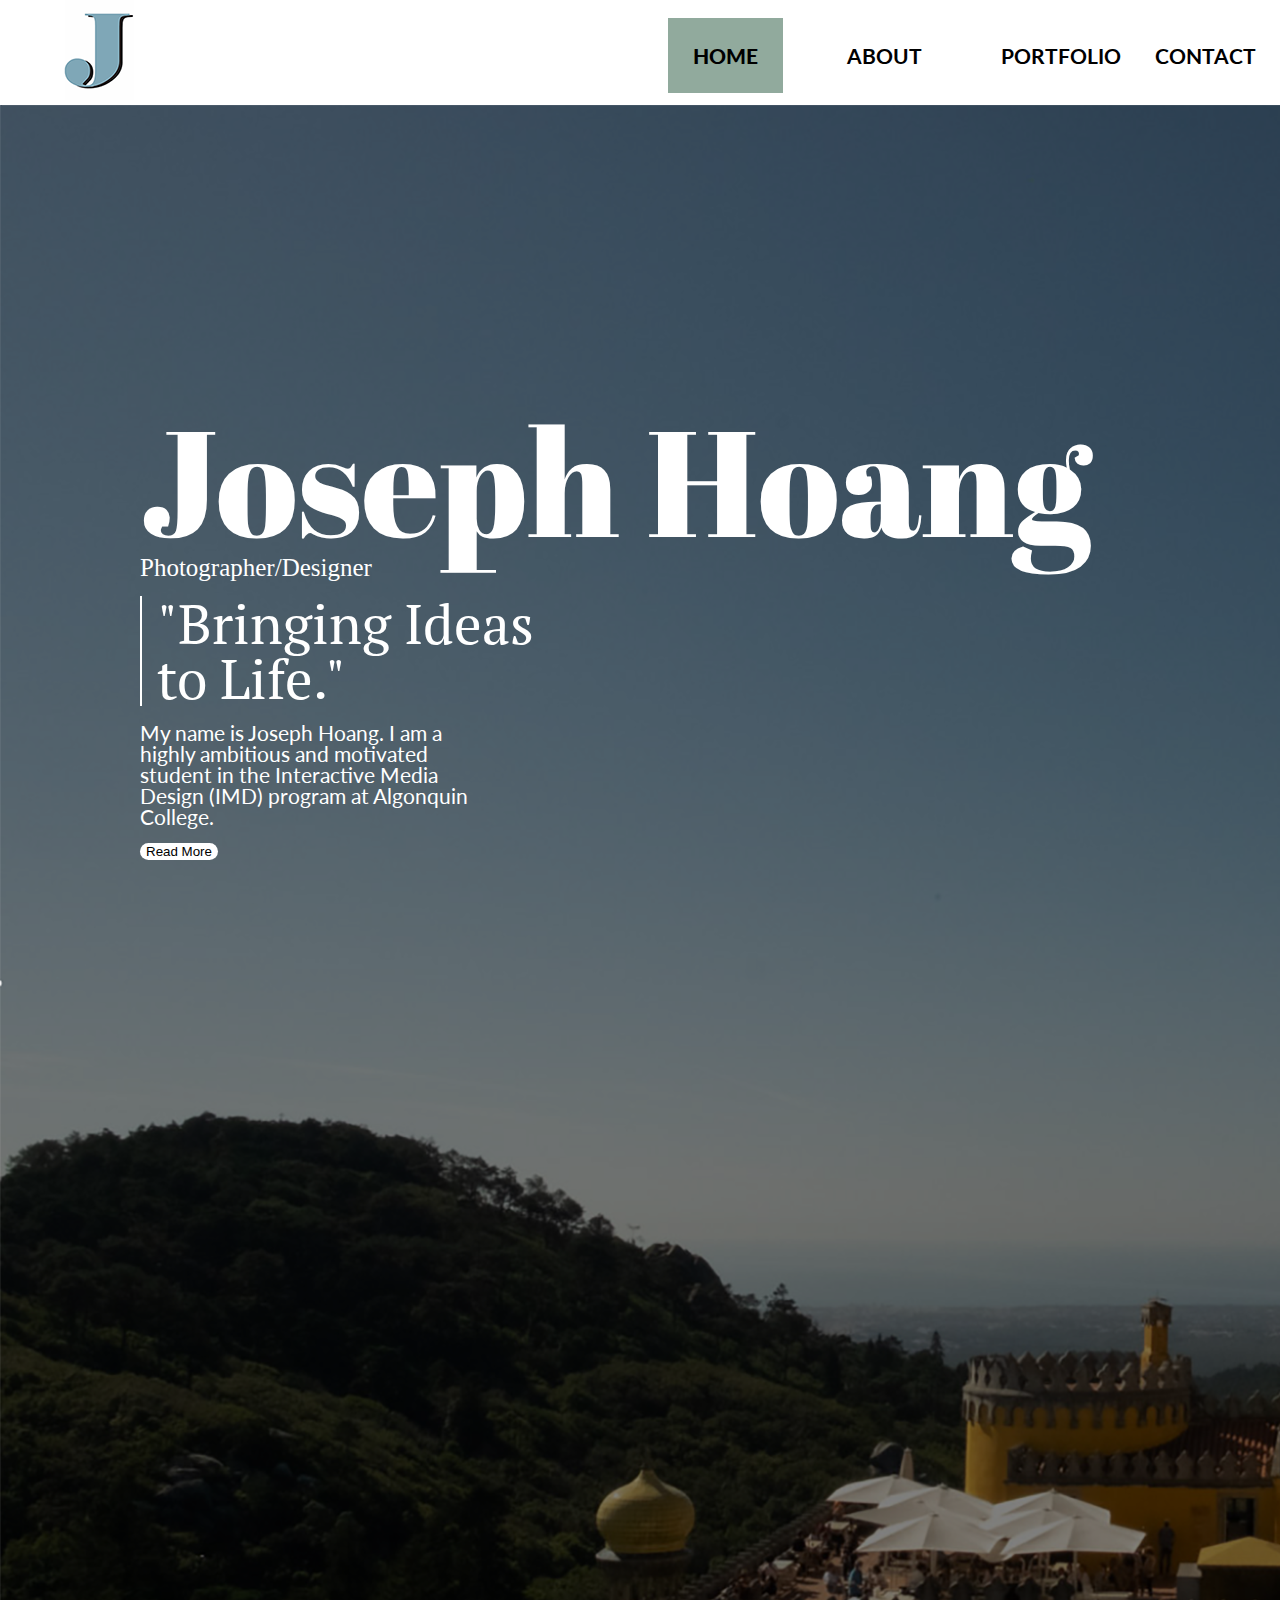
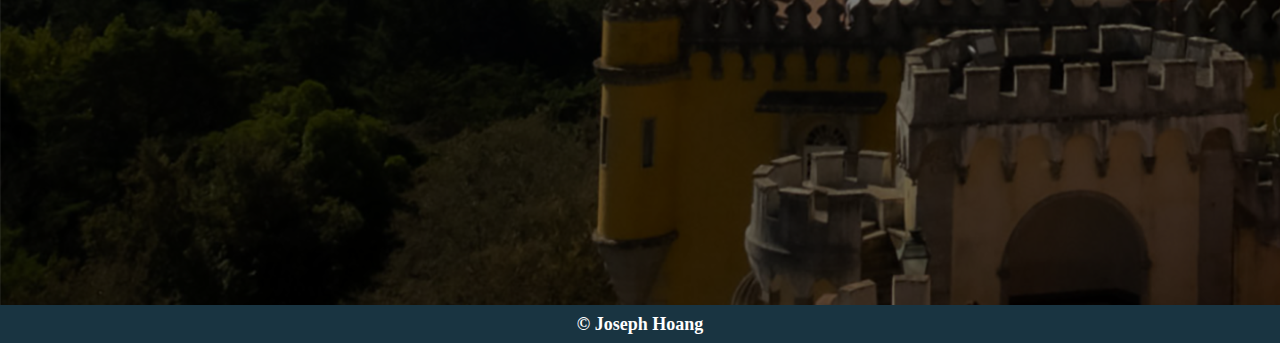
<file: index.html>
<!DOCTYPE html>
<html lang="en">
<head>
    <meta charset="UTF-8">
    <meta http-equiv="X-UA-Compatible" content="IE=edge">
    <meta name="viewport" content="width=device-width, initial-scale=1.0">
    <title>Web Portfolio</title>
    <link href="css/styles.css" rel="stylesheet">
</head>
<body>
    <header>
        <!-- Logo links back to "HOME" -->
        <div class="logo">
            <a href="index.html"></a><img src="images/web-logo-100px.png" alt="Logo">
        </div>
        <div class="container">
            <nav>
                <ul class="nav-list">
                    <li><a href="index.html" class="active">HOME</a></li>
                    <li><a href="about.html">ABOUT</a></li>
                    <li><a href="portfolio.html">PORTFOLIO</a></li>
                    <li><a href="contact.html">CONTACT</a></li>
                </ul>
            </nav>
        </div>
    </header>
    <main class="home-main">
        <!-- Targets the text on home page -->
        <section class="home-text-section">
            <!-- Main Title-->
            <h2 class="main-title">
                Joseph Hoang
            </h2>
            <p class="subtitle">
                Photographer/Designer
            </p>
            <p class="quote">
                "Bringing Ideas to Life."
            </p>
            <p class="home-info">
                My name is Joseph Hoang. I am a highly ambitious and motivated student in the Interactive Media Design (IMD) program at Algonquin College.
            </p>
            <!-- Read More Button -->
            <div class="button">
                <button class="readmore-button"> Read More</button>
            </div>
        </section>
    </main>
    <footer>
        <!-- Copyright -->
        <p class="copyright">
            &copy; Joseph Hoang
        </p>
    </footer>
</body>
</html>
</file>
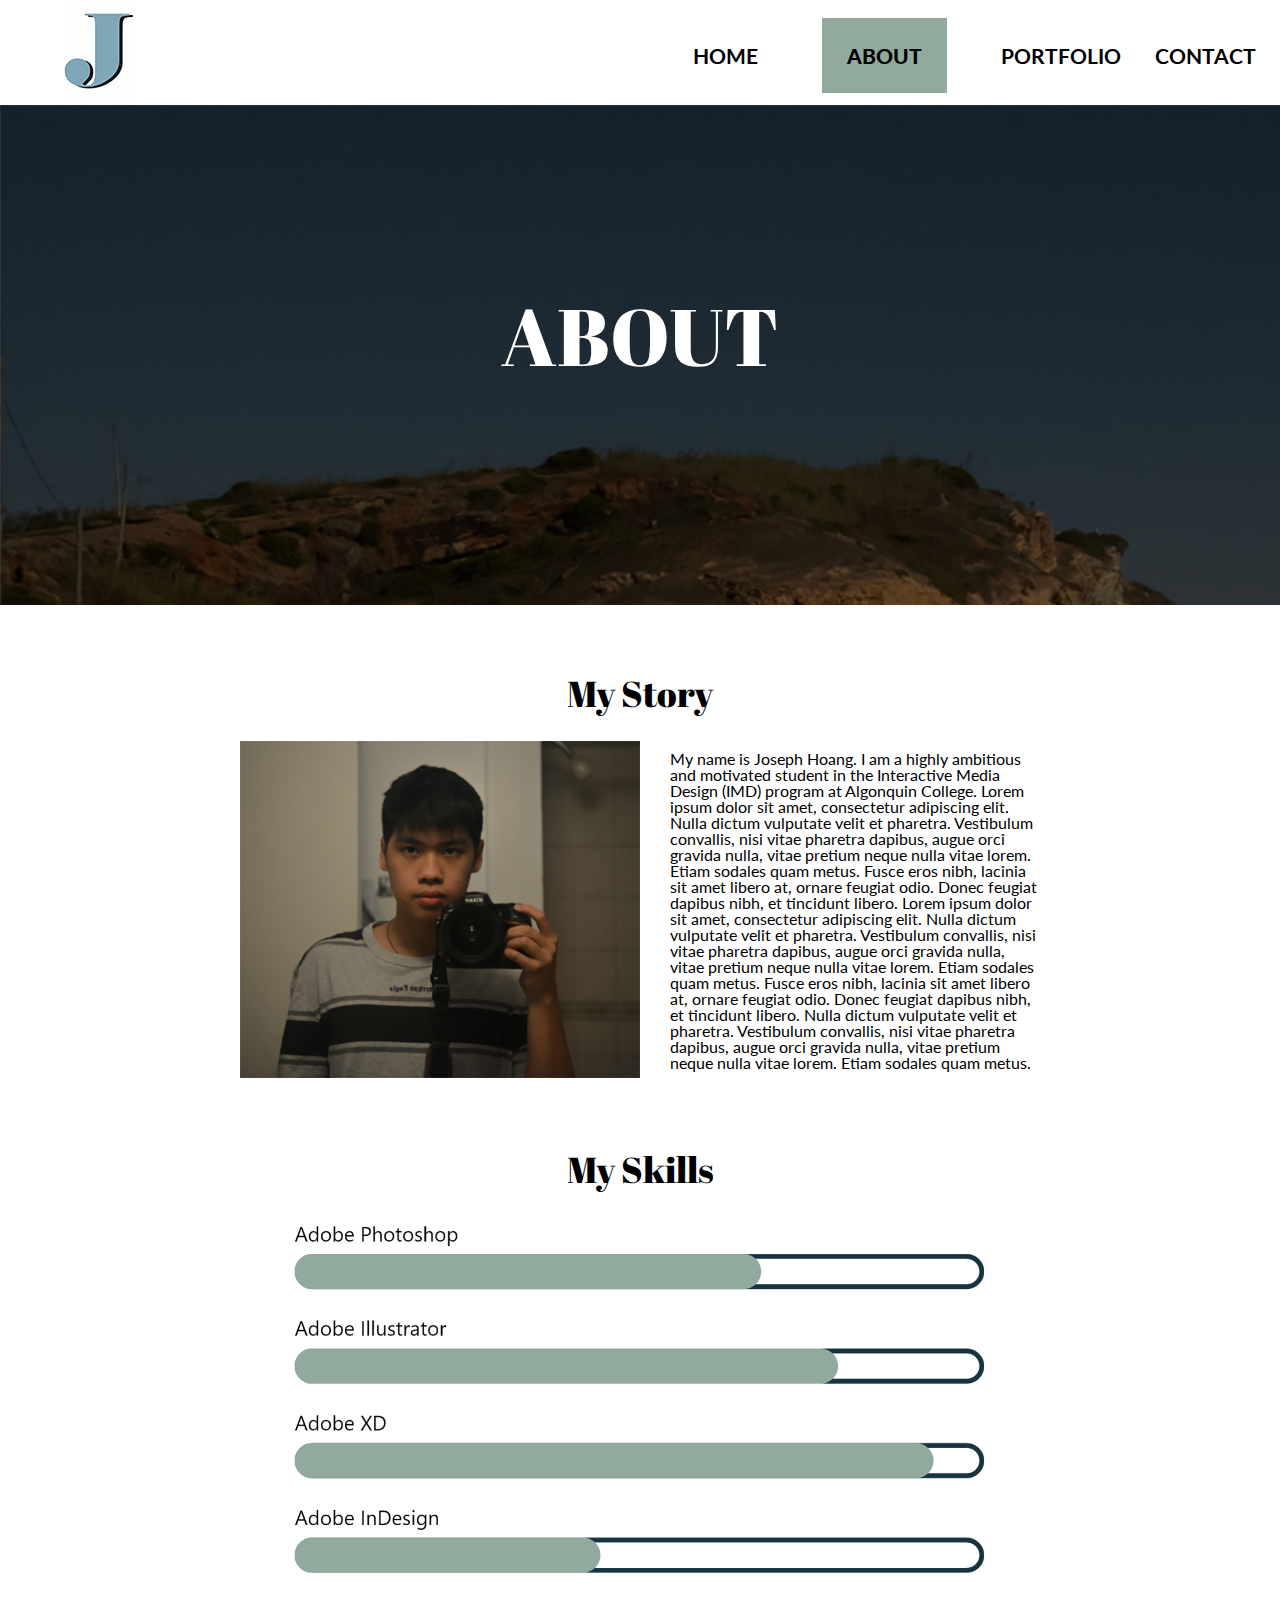
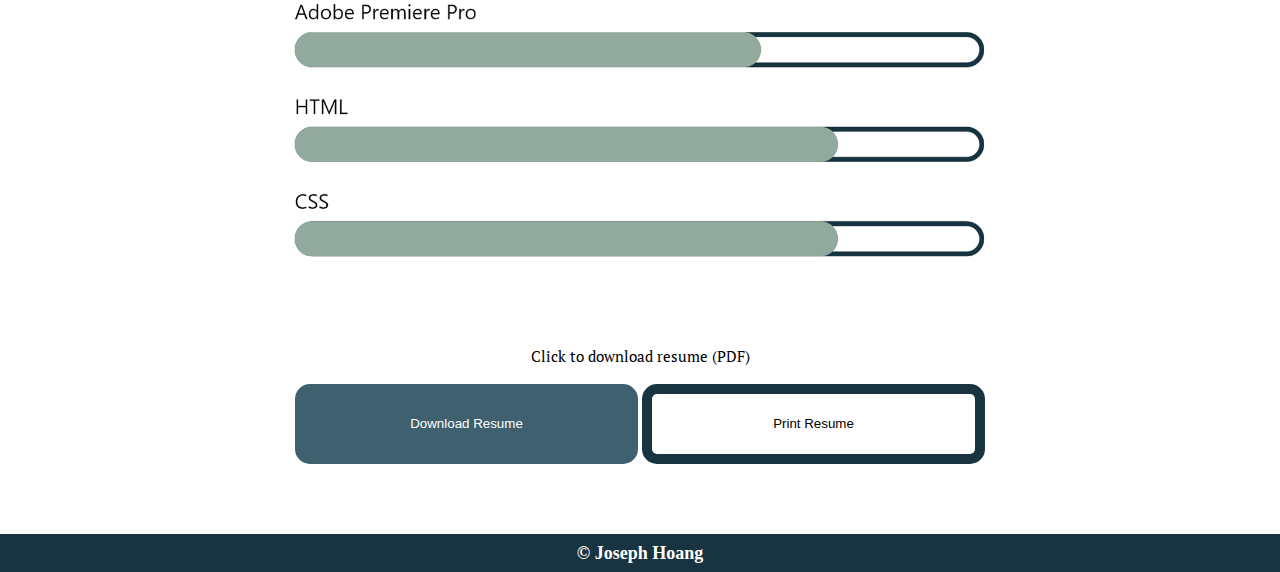
<file: about.html>
<!DOCTYPE html>
<html lang="en" class="about-page">
<head>
    <meta charset="UTF-8">
    <meta http-equiv="X-UA-Compatible" content="IE=edge">
    <meta name="viewport" content="width=device-width, initial-scale=1.0">
    <title>Web Portfolio</title>
    <link href="css/styles.css" rel="stylesheet">
</head>
<body>
    <header>
        <!-- Logo links back to "HOME" -->
        <div class="logo">
            <a href="index.html"></a><img src="images/web-logo-100px.png" alt="Logo">
        </div>
        <div class="container">
            <nav>
                <ul class="nav-list">
                    <li><a href="index.html">HOME</a></li>
                    <li><a href="about.html" class="active">ABOUT</a></li>
                    <li><a href="portfolio.html">PORTFOLIO</a></li>
                    <li><a href="contact.html">CONTACT</a></li>
                </ul>
            </nav>
        </div>
    </header>
    <main>
        <div class="about-banner">
            <h3>ABOUT</h3>
        </div>
        <!-- My story section -->
        <div class="my-story-section">
            <h4>
                My Story
            </h4>
            <!-- Images in 2 sizes for Mobile & Tablet (Mobile same as Desktop)  -->
            <div class="story">
                <picture>
                    <source media="(min-width:900px)" srcset="images/story-image-600px.png">
                    <source media="(min-width:600px)" srcset="images/story-image-900px.png">
                    <img src="images/story-image-600px.png" alt="placeholder" class="story-image">
                </picture>
                <p class="story-paragraph">
                    My name is Joseph Hoang. I am a highly ambitious and motivated student in the Interactive Media Design (IMD) program at Algonquin College.
                    Lorem ipsum dolor sit amet, consectetur adipiscing elit. Nulla dictum vulputate velit et pharetra. Vestibulum convallis, nisi vitae pharetra dapibus, augue orci gravida nulla, vitae pretium neque nulla vitae lorem. Etiam sodales quam metus. Fusce eros nibh, lacinia sit amet libero at, ornare feugiat odio. Donec feugiat dapibus nibh, et tincidunt libero.
                    Lorem ipsum dolor sit amet, consectetur adipiscing elit. Nulla dictum vulputate velit et pharetra. Vestibulum convallis, nisi vitae pharetra dapibus, augue orci gravida nulla, vitae pretium neque nulla vitae lorem. Etiam sodales quam metus. Fusce eros nibh, lacinia sit amet libero at, ornare feugiat odio. Donec feugiat dapibus nibh, et tincidunt libero.
                    Nulla dictum vulputate velit et pharetra. Vestibulum convallis, nisi vitae pharetra dapibus, augue orci gravida nulla, vitae pretium neque nulla vitae lorem. Etiam sodales quam metus.
                </p>
            </div>
            <h4>
                My Skills
            </h4>
        </div>
        <!-- My skills section -->
        <div class="my-skills-section">
            <!-- Images in 2 sizes for Mobile & Tablet (Mobile same as Desktop)  -->
            <picture>
                <source media="(min-width:900px)" srcset="images/skills-image-1200px.png">
                <source media="(min-width:600px)" srcset="images/skills-image-900px.png">
                <img src="images/skills-image-600px.png" alt="placeholder" class="skills-image">
            </picture>
        </div>
        <!-- Download resume section -->
        <div class="download-resume-section">
            <p>
                Click to download resume (PDF)
            </p>
            <div class="resume-buttons">
                <button class="download-button" type="button"> Download Resume</button>
                <button class="print-button" type="button"> Print Resume</button>
            </div>
        </div>
    </main>
    <footer>
        <!-- Copyright -->
        <p class="copyright">
            &copy; Joseph Hoang
        </p>
    </footer>
    
</body>
</html>
</file>
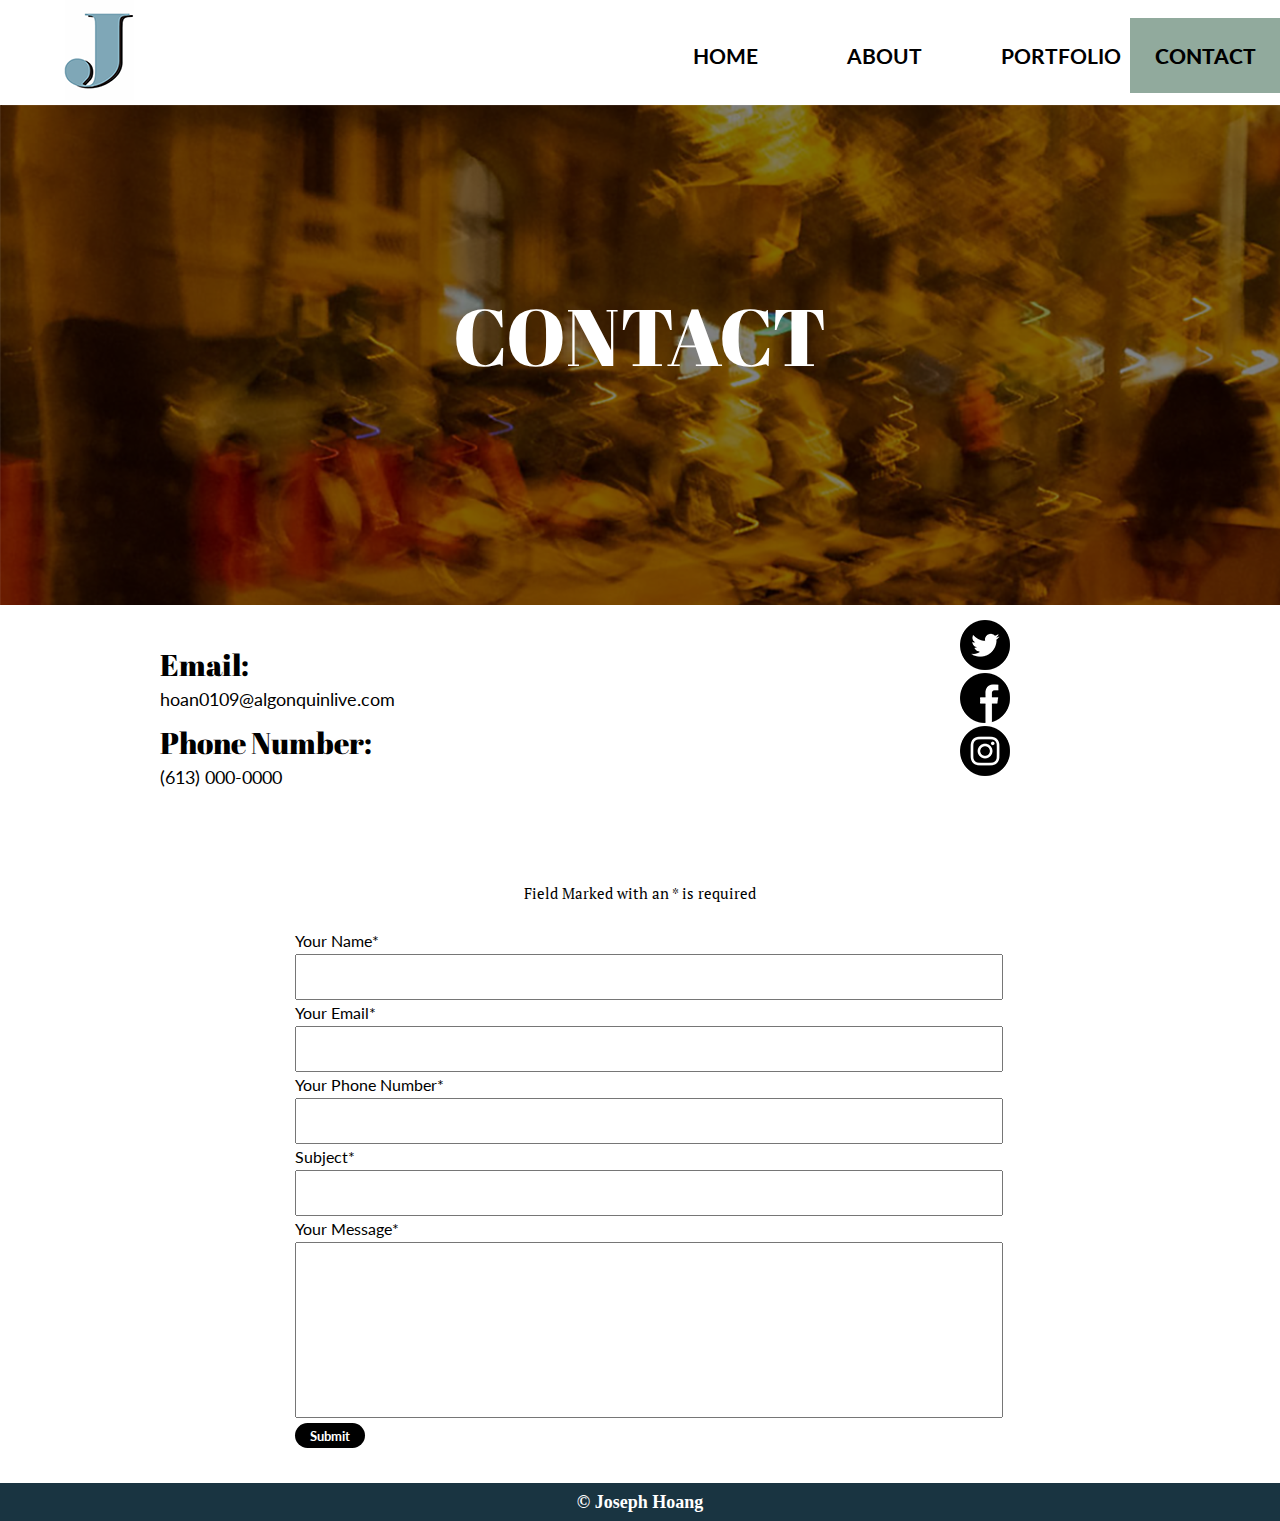
<file: contact.html>
<!DOCTYPE html>
<html lang="en" class="contact-page">
<head>
    <meta charset="UTF-8">
    <meta http-equiv="X-UA-Compatible" content="IE=edge">
    <meta name="viewport" content="width=device-width, initial-scale=1.0">
    <title>Web Portfolio</title>
    <link href="css/styles.css" rel="stylesheet">
</head>
<body>
    <header>
        <!-- Logo links back to "HOME" -->
        <div class="logo">
            <a href="index.html"></a><img src="images/web-logo-100px.png" alt="Logo">
        </div>
        <div class="container">
            <nav>
                <ul class="nav-list">
                    <li><a href="index.html">HOME</a></li>
                    <li><a href="about.html">ABOUT</a></li>
                    <li><a href="portfolio.html">PORTFOLIO</a></li>
                    <li><a href="contact.html" class="active">CONTACT</a></li>
                </ul>
            </nav>
        </div>
    </header>
    <main>
        <div class="contact-banner">
            <h3>CONTACT</h3>
        </div>
        <div class="information">
            <!-- Contact Information-->
            <div class="contact-info">
                <h5>
                    Email:
                </h5>
                <p>
                    hoan0109@algonquinlive.com
                </p>
                <h5>
                    Phone Number:
                </h5>
                <p>
                    (613) 000-0000
                </p>
            </div>
            <div class="social-icons">
                <img src="images/twitter-50px.png" alt="twitter-logo">
                <img src="images/facebook-50px.png" alt="facebook-logo">
                <img src="images/instagram-50px.png" alt="instagram-logo">
            </div>
        </div>
        <!-- Contact Form -->
        <section class="contact-form">
            <p>Field Marked with an * is required</p>
            <form action="thanks.html" method="post">
                <label class="thanks_form" for="fullname">Your Name*</label>
                <input class="thanks_form wide short" id="fullname">
                <label class="thanks_form" for="email">Your Email*</label>
                <input class="thanks_form wide short" id="email">
                <label class="thanks_form" for="phone"> Your Phone Number*</label>
                <input class="thanks_form wide short" id="phone">
                <label class="thanks_form" for="subject"> Subject*</label>
                <input class="thanks_form wide short" id="subject">
                <label class="thanks_form" for="message"> Your Message*</label>
                <input class="thanks_form wide message" id="message">
                <button class="submit-button" type="submit">Submit</button>
            </form>
        </section>
    </main>
    <footer>
        <!-- Copyright -->
        <p class="copyright">
            &copy; Joseph Hoang
        </p>
    </footer>
</body>
</html>
</file>
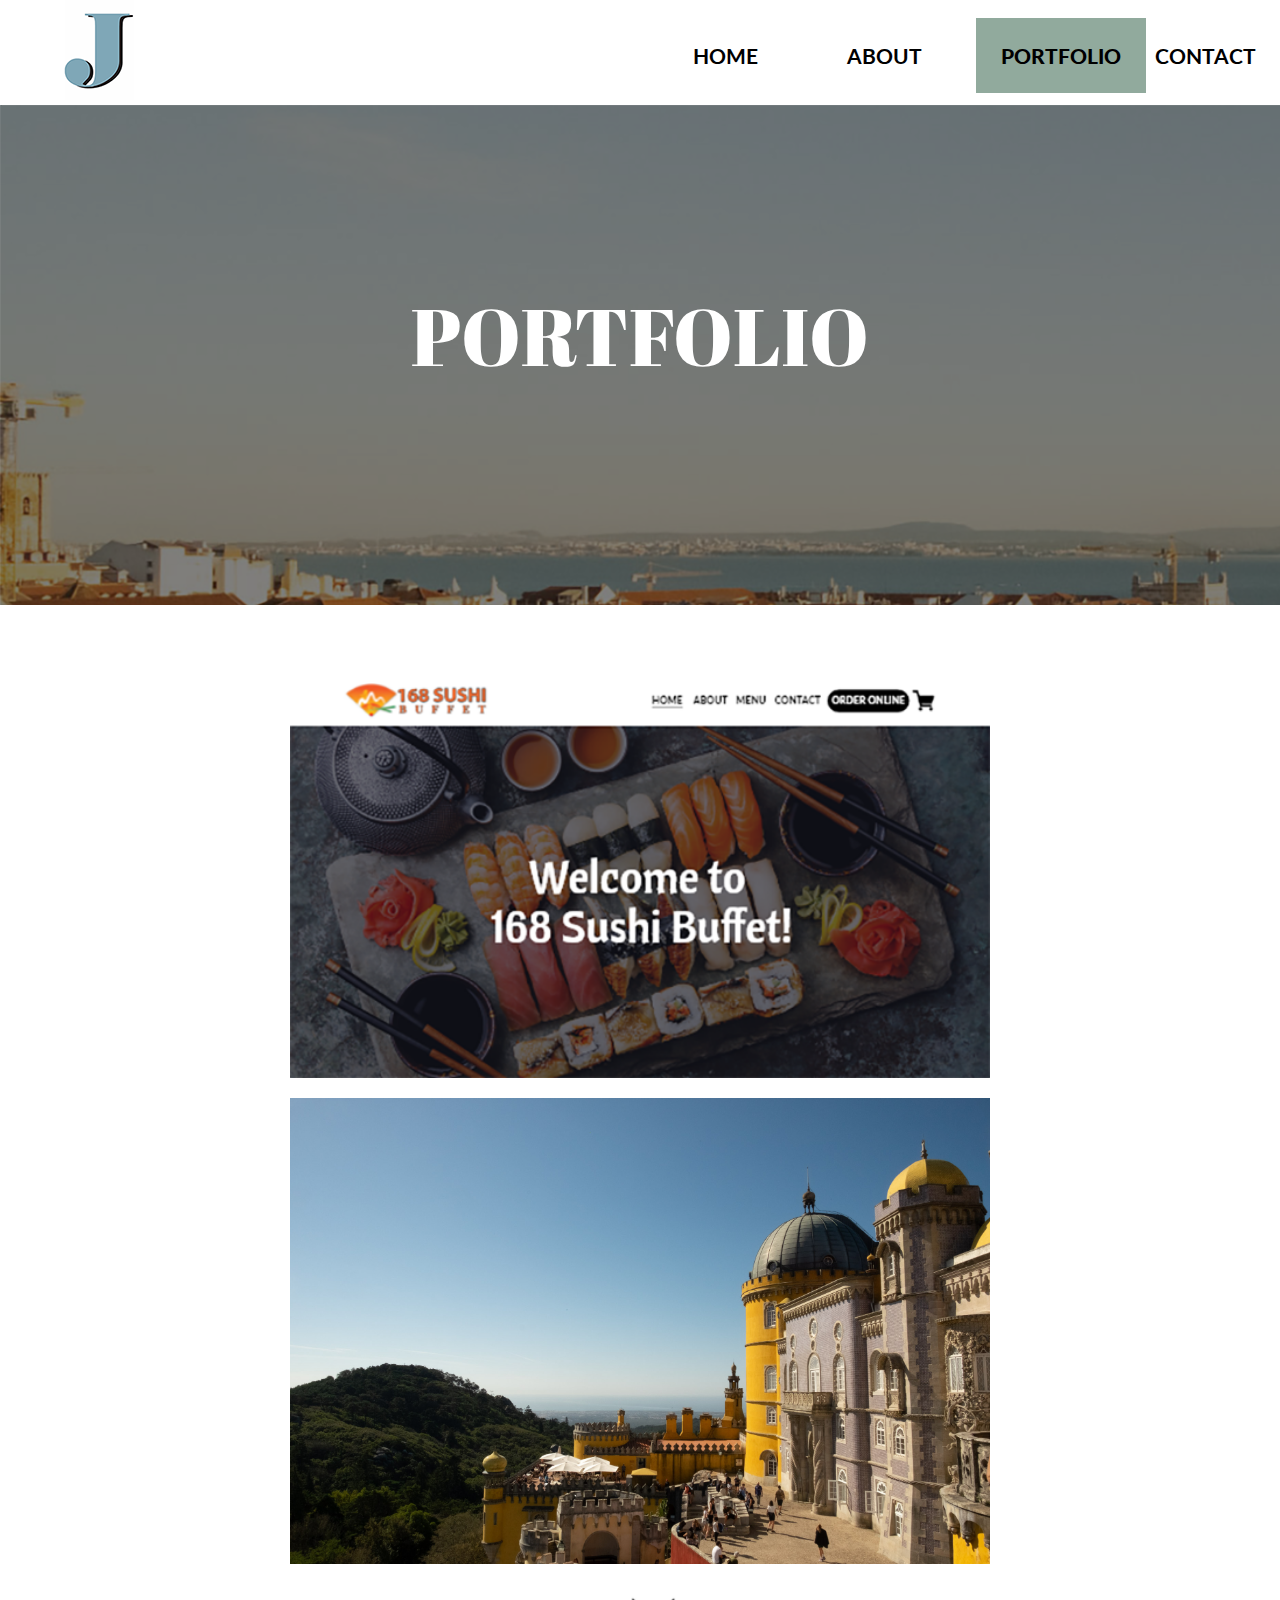
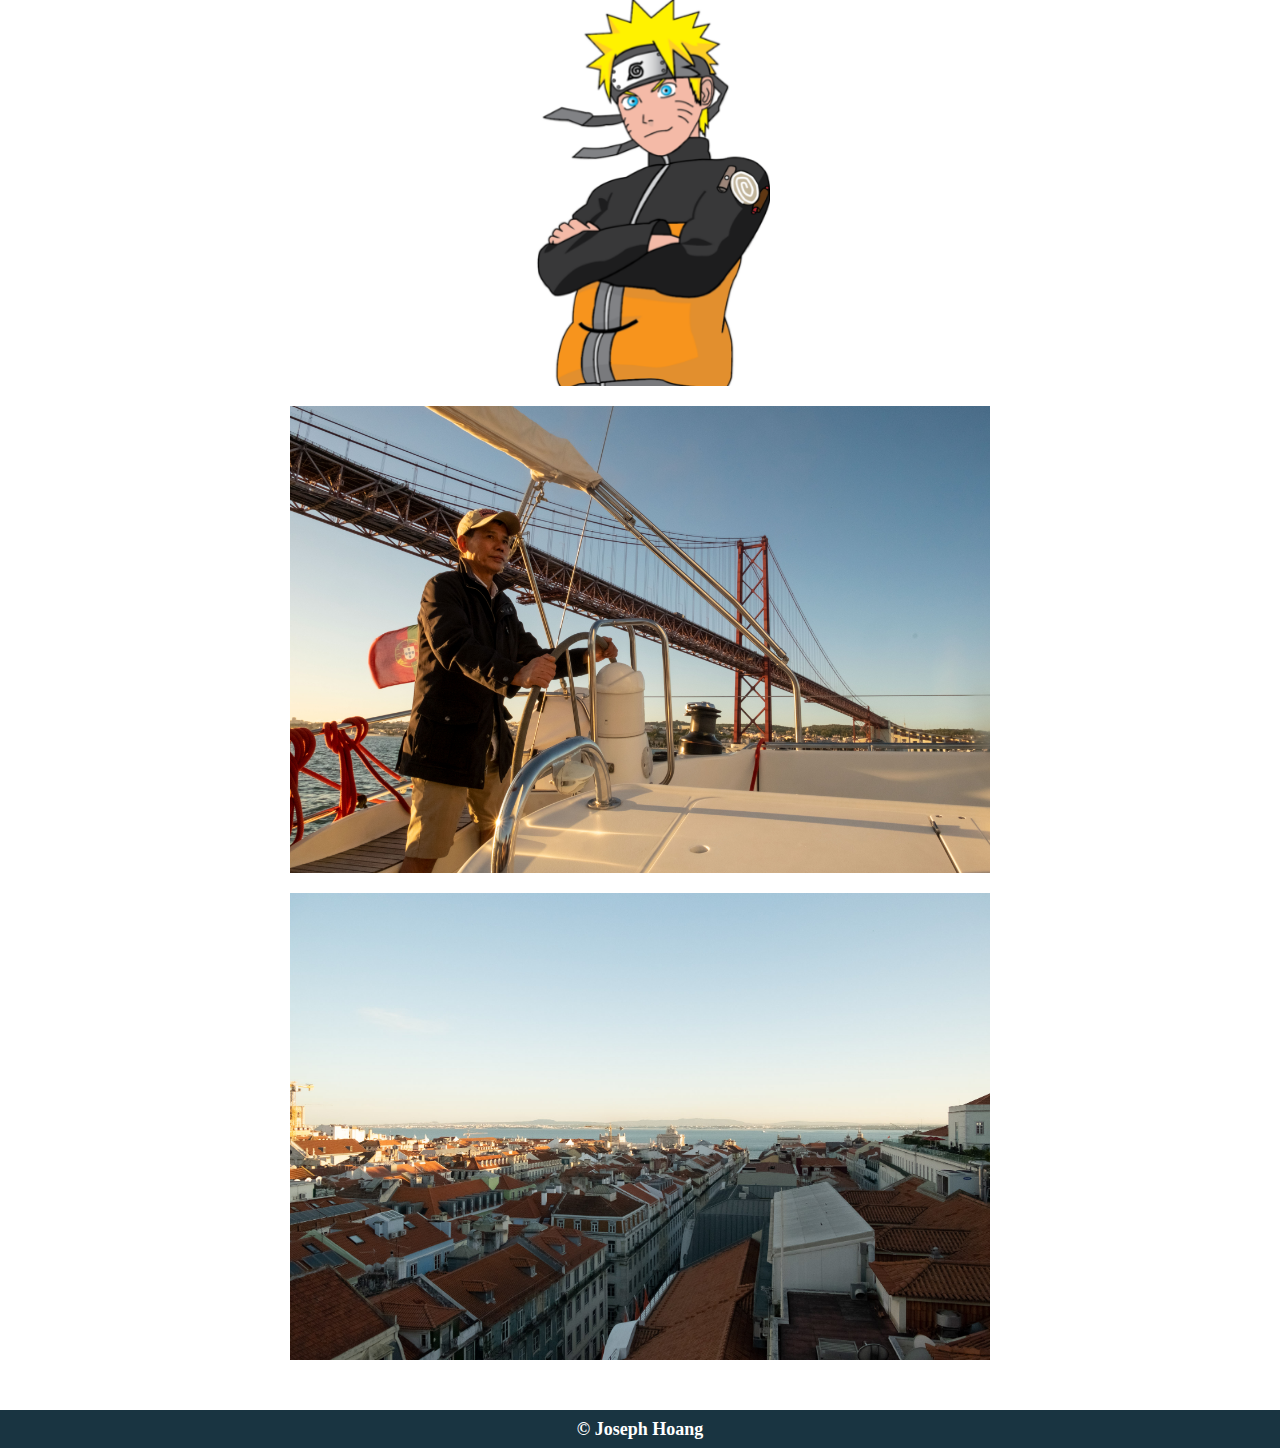
<file: portfolio.html>
<!DOCTYPE html>
<html lang="en" class="portfolio-page">
<head>
    <meta charset="UTF-8">
    <meta http-equiv="X-UA-Compatible" content="IE=edge">
    <meta name="viewport" content="width=device-width, initial-scale=1.0">
    <title>Web Portfolio</title>
    <link href="css/styles.css" rel="stylesheet">
<body>
    <header>
        <!-- Logo links back to "HOME" -->
        <div class="logo">
            <a href="index.html"></a><img src="images/web-logo-100px.png" alt="Logo">
        </div>
        <div class="container">
            <nav>
                <ul class="nav-list">
                    <li><a href="index.html">HOME</a></li>
                    <li><a href="about.html">ABOUT</a></li>
                    <li><a href="portfolio.html" class="active">PORTFOLIO</a></li>
                    <li><a href="contact.html">CONTACT</a></li>
                </ul>
            </nav>
        </div>
    </header>
    <main>
        <div class="portfolio-banner">
            <h3>PORTFOLIO</h3>
        </div>
        <!-- Gallery Section -->
        <div class="gallery-section">
            <img src="images/gallery_image1.png" alt="placeholder" class="gallery-images">
            <img src="images/gallery_image2.jpg" alt="placeholder" class="gallery-images">
            <img src="images/gallery_image3.png" alt="placeholder" class="gallery-image3">
            <img src="images/gallery_image4.jpg" alt="placeholder" class="gallery-images">
            <img src="images/gallery_image5.jpg" alt="placeholder" class="gallery-images">

        </div>
    </main>
    <footer>
        <!-- Copyright -->
        <p class="copyright">
            &copy; Joseph Hoang
        </p>
    </footer>
    
</body>
</html>
</file>
<file: css/styles.css>
@import url('https://fonts.googleapis.com/css2?family=Abril+Fatface&display=swap');
@import url('https://fonts.googleapis.com/css2?family=PT+Serif:ital@1&display=swap');
@import url('https://fonts.googleapis.com/css2?family=Lato:ital,wght@0,100;0,300;0,400;0,700;0,900;1,100;1,300;1,400;1,700;1,900&display=swap');

/* ====== CSS RESET ====== */

/* http://meyerweb.com/eric/tools/css/reset/ 
   v2.0 | 20110126
   License: none (public domain)
*/

html, body, div, span, applet, object, iframe,
h1, h2, h3, h4, h5, h6, p, blockquote, pre,
a, abbr, acronym, address, big, cite, code,
del, dfn, em, img, ins, kbd, q, s, samp,
small, strike, strong, sub, sup, tt, var,
b, u, i, center,
dl, dt, dd, ol, ul, li,
fieldset, form, label, legend,
table, caption, tbody, tfoot, thead, tr, th, td,
article, aside, canvas, details, embed, 
figure, figcaption, footer, header, hgroup, 
menu, nav, output, ruby, section, summary,
time, mark, audio, video {
	margin: 0;
	padding: 0;
	border: 0;
	font-size: 100%;
	font: inherit;
	vertical-align: baseline;
}
/* HTML5 display-role reset for older browsers */
article, aside, details, figcaption, figure, 
footer, header, hgroup, menu, nav, section {
	display: block;
}
body {
	line-height: 1;
}
ol, ul {
	list-style: none;
}
blockquote, q {
	quotes: none;
}
blockquote:before, blockquote:after,
q:before, q:after {
	content: '';
	content: none;
}
table {
	border-collapse: collapse;
	border-spacing: 0;
}

/* ====== END OF CSS RESET ====== */

.readmore-button {
    background-color: white;
    border: none;
    border-radius: 25px;
    text-align: center;
    color: black;
}

a:link {
    text-decoration: none;
}

/* ====== MOBILE CSS ====== */

@media screen and (max-width: 600px) {
    
    /* ====== Home Background Image ====== */
    .home-main {
        background-image: url(../images/mobile-home-banner-600px.png);
        height: 1000px;
    }

    /* ====== Home Text ====== */
    .main-title {
        font-family: 'Abril Fatface', cursive;
        font-size: 60px;
        color: white;
    }

    .subtitle {
        font-size: 12px;
        color: white;
        padding-bottom: 1rem;
    }

    .quote {
        color: white;
        border-left: 2px solid white;
        padding-left: 15px;
        font-family: 'PT Serif', serif;
        font-size: 30px;
        width: 220px;
    }

    .home-info {
        color: white;
        width: 280px;
        padding-top: 1rem;
        padding-bottom: 1rem;
        font-family: 'Lato', sans-serif;
    }

    .home-text-section {
        padding-top: 150px;
        display: block;
        width: 390px;
        margin: 0 auto;
    }

    /* ====== Navigation Bar ====== */
    .logo {
        text-align: center;
    }

    .logo img {
        width: 75px;
        height: auto;
    }

    header nav {
        max-width: 90%;
        margin: 0 auto;
    }

    header nav ul li a {
        display: block;
        background-color: #91aa9d;
        padding: 10px;
        color: black;
        margin-bottom: 10px;
        border-radius: 2px;
        text-align: center;
        font-family: 'Lato', sans-serif;
        font-weight: 700;
    }

    /* ===== Makes active font bolder ===== */
    nav .active {
        font-weight: 900;
    }

    .active {
        background-color: #80a8b8;

    }

    header a:hover {
        background-color: #193441;
        color: white;
    }

    /* ====== About Page ====== */

    /* ====== About Background Image ====== */
    .about-banner {
        background-image: url(../images/about-banner-600px.png);
        height: 450px;
    }

    .about-banner h3 {
        font-family: 'Abril Fatface', cursive;
        color: white;
        font-size: 55px;
        text-align: center;
        padding-top: 200px;
    }

    /* ====== My Story Section ====== */
    .my-story-section h4 {
        font-family: 'Abril Fatface', cursive;
        font-size: 27px;
        text-align: center;
        padding-top: 30px;
        padding-bottom: 30px;
    }

    .my-story-section p {
        font-family: 'Lato', sans-serif;
    }

    .story-image {
        display: block;
        margin: 0 auto;
        width: 90%;
    }

    .story-paragraph {
        width: 90%;
        margin: 0 auto;
        padding-top: 30px;
        padding-bottom: 10px;
    }

    /* ====== My Skills Section ====== */
    .skills-image {
        display: block;
        margin: 0 auto;
        width: 90%;
        padding-bottom: 80px;
    }

    /* ====== Download Resume Section ====== */
    .download-resume-section {
        text-align: center;
    }
    .download-resume-section p{
        font-family: 'PT Serif', serif;
        font-size: 12px;
    }

    .resume-buttons {
        padding-top: 20px;
        padding-bottom: 70px;
        display: block;
        margin: 0 auto;
        width: 90%;
    }

    .download-button {
        color: white;
        background-color: #3e606f;
        border: none;
        border-radius: 15px;
        height: 80px;
        width: 49%;
    }

    .print-button {
        color: black;
        background-color: white;
        border: solid;
        border-width: 10px;
        border-color: #193441;
        border-radius: 15px;
        height: 80px;
        width: 49%;
    }

    /* ====== Portfolio Page ====== */
    /* ====== Portfolio Background Image ====== */
    .portfolio-banner {
        background-image: url(../images/portfolio-banner-600px.png);
        height: 450px;
    }

    .portfolio-banner h3 {
        font-family: 'Abril Fatface', cursive;
        color: white;
        font-size: 55px;
        text-align: center;
        padding-top: 200px;
    }
    /* ====== Gallery Section ====== */
    .gallery-section {
        padding-top: 50px;
        padding-bottom: 50px;
    }
    .gallery-images {
        display: block;
        margin: 0 auto;
        width: 90%;
        padding-top: 20px;
    }

    .gallery-image3 {
        display: block;
        margin: 0 auto;
        width: 260px;
    }

    /* ====== Contact Page ====== */
    /* ====== Contact Background Image ====== */
    .contact-banner {
        background-image: url(../images/contact-banner-600px.png);
        height: 450px;
    }

    .contact-banner h3 {
        font-family: 'Abril Fatface', cursive;
        color: white;
        font-size: 55px;
        text-align: center;
        padding-top: 200px;
    }

    .contact-info {
        display: block;
        margin: 0 auto;
        width: 215px;
        padding-top: 30px;
    }

    .contact-info h5{
        font-family: 'Abril Fatface', cursive;
        font-size: 30px;
        padding-bottom: 10px;
    }

    .contact-info p{
        font-family: 'Lato', sans-serif;
        font-size: 18px;
        padding-bottom: 20px;
    }

    .social-icons {
        display: block;
        width: 250px;
        margin: 0 auto;
    }

    .social-icons img{
        padding-top: 15px;
        padding: 15px;
        padding-bottom: 10px;
    }

    /* ====== Contact Form ====== */
    .contact-form {
        margin-left: 10%;
        margin-right: 10%;
        font-family: 'Lato', sans-serif;
        padding-bottom: 30px;
    }

    .contact-form p{
        text-align: center;
        font-family: 'Lato', sans-serif;
        margin-top: 5rem;
        margin-bottom: 2rem;
        font-family: 'PT Serif', serif;
        font-size: 12px;
    }
    
    form {
        margin: 15px;
    }
    
    .thanks_form {
        display: block;
        width: 99%;
        margin: 5px;
    }
    
    .short {
        height: 40px;
    }
    
    .message {
        height: 170px;
    }
    
    .submit-button {
        display: block;
        margin: 5px;
        background: black;
        color: white;
        border: none;
        border-radius: 25px;
        font-family: 'Lato', sans-serif;
        height: 25px;
        width: 70px;
        font-weight: 700;
    }
}

/* ====== END OF MOBILE CSS ====== */

/* ====== TABLET CSS ====== */

@media screen and (min-width: 600px) and (max-width: 900px) {

    .home-main {
        background-image: url(../images/tablet-home-banner-900px.png);
        height: 1000px;
    }

    /* ====== Home Text ====== */
    .main-title {
        font-family: 'Abril Fatface', cursive;
        font-size: 80px;
        color: white;
    }

    .subtitle {
        font-size: 15px;
        color: white;
        padding-bottom: 1rem;
    }

    .quote {
        color: white;
        border-left: 2px solid white;
        padding-left: 15px;
        font-family: 'PT Serif', serif;
        font-size: 40px;
        width: 250px;
    }

    .home-info {
        color: white;
        width: 280px;
        padding-top: 1rem;
        padding-bottom: 1rem;
        font-family: 'Lato', sans-serif;
    }

    .home-text-section {
        padding-top: 150px;
        display: block;
        width: 510px;
        margin: 0 auto;
    }

    /* ====== Navigation Bar ====== */
    .logo {
        text-align: center;
    }

    .logo img {
        width: 75px;
        height: auto;
    }

    header nav {
        max-width: 90%;
        margin: 0 auto;
    }

    header nav ul li a {
        display: block;
        background-color: #91aa9d;
        padding: 10px;
        color: black;
        margin-bottom: 10px;
        border-radius: 2px;
        text-align: center;
        font-family: 'Lato', sans-serif;
        font-weight: 700;
    }

    /* ===== Makes active font bolder ===== */
    nav .active {
        font-weight: 900;
    }

    .active {
        background-color: #80a8b8;

    }

    header a:hover {
        background-color: #193441;
        color: white;
    }

    /* ====== About Page ====== */

    /* ====== About Background Image ====== */
    .about-banner {
        background-image: url(../images/about-banner-900px.png);
        height: 350px;
    }

    .about-banner h3 {
        font-family: 'Abril Fatface', cursive;
        color: white;
        font-size: 55px;
        text-align: center;
        padding-top: 170px;
    }

    /* ====== My Story Section ====== */
    .my-story-section h4 {
        font-family: 'Abril Fatface', cursive;
        font-size: 36px;
        text-align: center;
        padding-top: 30px;
        padding-bottom: 30px;
    }

    .my-story-section p {
        font-family: 'Lato', sans-serif;
    }

    .story-image {
        display: block;
        margin: 0 auto;
        width: 90%;
    }

    .story-paragraph {
        width: 90%;
        margin: 0 auto;
        padding-top: 30px;
        padding-bottom: 10px;
    }

    /* ====== My Skills Section ====== */
    .skills-image {
        display: block;
        margin: 0 auto;
        width: 90%;
        padding-bottom: 80px;
    }

    /* ====== Download Resume Section ====== */
    .download-resume-section {
        text-align: center;
    }
    .download-resume-section p{
        font-family: 'PT Serif', serif;
        font-size: 15px;
    }

    .resume-buttons {
        padding-top: 20px;
        padding-bottom: 70px;
        display: block;
        margin: 0 auto;
        width: 90%;
    }

    .download-button {
        color: white;
        background-color: #3e606f;
        border: none;
        border-radius: 15px;
        height: 80px;
        width: 49%;
    }

    .print-button {
        color: black;
        background-color: white;
        border: solid;
        border-width: 10px;
        border-color: #193441;
        border-radius: 15px;
        height: 80px;
        width: 49%;
    }

    /* ====== Portfolio Page ====== */
    /* ====== Portfolio Background Image ====== */
    .portfolio-banner {
        background-image: url(../images/portfolio-banner-900px.png);
        height: 350px;
    }

    .portfolio-banner h3 {
        font-family: 'Abril Fatface', cursive;
        color: white;
        font-size: 55px;
        text-align: center;
        padding-top: 170px;
    }
    /* ====== Gallery Section ====== */
    .gallery-section {
        padding-top: 50px;
        padding-bottom: 50px;
    }
    .gallery-images {
        display: block;
        margin: 0 auto;
        width: 90%;
        padding-top: 20px;
    }

    .gallery-image3 {
        display: block;
        margin: 0 auto;
        width: 260px;
    }

    /* ====== Contact Page ====== */
    /* ====== Contact Background Image ====== */
    .contact-banner {
        background-image: url(../images/contact-banner-900px.png);
        height: 350px;
    }

    .contact-banner h3 {
        font-family: 'Abril Fatface', cursive;
        color: white;
        font-size: 55px;
        text-align: center;
        padding-top: 170px;
    }

    /* ====== Contact Info ====== */

    .information {
        display: flex;
        justify-content: space-between;
        margin: 0 auto;
        padding-top: 15px;
    }

    .contact-info {
        margin: 0 auto;
        padding-top: 30px;
        width: 50%;
    }

    .contact-info h5{
        font-family: 'Abril Fatface', cursive;
        font-size: 30px;
        padding-bottom: 10px;
    }

    .contact-info p{
        font-family: 'Lato', sans-serif;
        font-size: 18px;
        padding-bottom: 20px;
    }

    .social-icons img{
        display: block;
        padding-bottom: 3px;
    }

    .social-icons {
        width: 25%;
    }

    /* ====== Contact Form ====== */
    .contact-form {
        margin-left: 10%;
        margin-right: 10%;
        font-family: 'Lato', sans-serif;
        padding-bottom: 30px;
    }

    .contact-form p{
        text-align: center;
        font-family: 'Lato', sans-serif;
        margin-top: 5rem;
        margin-bottom: 2rem;
        font-family: 'PT Serif', serif;
        font-size: 15px;
    }
    
    form {
        margin: 15px;
    }
    
    .thanks_form {
        display: block;
        width: 99%;
        margin: 5px;
    }
    
    .short {
        height: 40px;
    }
    
    .message {
        height: 170px;
    }
    
    .submit-button {
        display: block;
        margin: 5px;
        background: black;
        color: white;
        border: none;
        border-radius: 25px;
        font-family: 'Lato', sans-serif;
        height: 25px;
        width: 70px;
        font-weight: 700;
    }
}

/* ====== END OF TABLET CSS ====== */

/* ====== DESKTOP CSS ====== */

@media screen and (min-width: 900px) {

    .home-main {
        background-image: url(../images/home-banner-desktop.png);
        height: 1800px;
        width: 100%;
    }

    /* ====== Home Text ====== */
    .main-title {
        font-family: 'Abril Fatface', cursive;
        font-size: 150px;
        color: white;
    }

    .subtitle {
        font-size: 25px;
        color: white;
        padding-bottom: 1rem;
    }

    .quote {
        color: white;
        border-left: 2px solid white;
        padding-left: 15px;
        font-family: 'PT Serif', serif;
        font-size: 55px;
        width: 400px;
    }

    .home-info {
        color: white;
        width: 350px;
        padding-top: 1rem;
        padding-bottom: 1rem;
        font-family: 'Lato', sans-serif;
        font-size: 21px;
    }

    .home-text-section {
        padding-top: 300px;
        display: block;
        width: 1000px;
        margin: 0 auto;
    }
    
    /* ====== Navigation Bar ====== */

    .logo {
        float: left;
    }

    nav {
        display: flex;
        justify-content: flex-end;
        padding-top: 45px;
        padding-bottom: 38px;
    }

    header a {
        color: black;
        font-weight: 700;
        font-size: 21px;
        padding: 25px;
    }

    header nav ul li {
		display: inline-block;
        width: 150px;
        font-family: 'Lato' , sans-serif;
	}

    /* ===== Makes active font bolder ===== */
    nav .active {
        font-weight: 900;
    }

    .active {
        background-color: #91aa9d;

    }

    header a:hover {
        background-color: #193441;
        color: white;
    }

    /* ====== About Page ====== */

    /* ====== About Background Image ====== */
    .about-banner {
        background-image: url(../images/about-banner-desktop.png);
        height: 500px;
    }

    .about-banner h3 {
        font-family: 'Abril Fatface', cursive;
        color: white;
        font-size: 80px;
        text-align: center;
        padding-top: 190px;
    }

    /* ====== My Story Section ====== */

    .story {
        max-width: 800px;
        margin: 0 auto;
    }

    .my-story-section {
        display: block;
        width: 100%;
        margin: 0 auto;
    }

    .my-story-section h4 {
        font-family: 'Abril Fatface', cursive;
        font-size: 36px;
        text-align: center;
        padding-top: 70px;
        padding-bottom: 30px;
    }

    .my-story-section p {
        font-family: 'Lato', sans-serif;
    }

    .story-image {
        width: 400px;
        float: left;
        padding-right: 30px;
    }

    .story-paragraph {
        max-width: 800px;
        margin: 0 auto;
        padding-top: 10px;
        padding-bottom: 10px;
    }

    /* ====== My Skills Section ====== */
    
    .skills-image {
        display: block;
        margin: 0 auto;
        width: 700px;
        padding-bottom: 80px;
    }

    /* ====== Download Resume Section ====== */
    .download-resume-section {
        text-align: center;
    }
    .download-resume-section p{
        font-family: 'PT Serif', serif;
        font-size: 15px;
    }

    .resume-buttons {
        padding-top: 20px;
        padding-bottom: 70px;
        display: block;
        margin: 0 auto;
        width: 700px;
    }

    .download-button {
        color: white;
        background-color: #3e606f;
        border: none;
        border-radius: 15px;
        height: 80px;
        width: 49%;
    }

    .print-button {
        color: black;
        background-color: white;
        border: solid;
        border-width: 10px;
        border-color: #193441;
        border-radius: 15px;
        height: 80px;
        width: 49%;
    }

    /* ====== Portfolio Page ====== */
    /* ====== Portfolio Background Image ====== */
    .portfolio-banner {
        background-image: url(../images/portfolio-banner-desktop.png);
        height: 500px;
    }

    .portfolio-banner h3 {
        font-family: 'Abril Fatface', cursive;
        color: white;
        font-size: 80px;
        text-align: center;
        padding-top: 190px;
    }
    /* ====== Gallery Section ====== */
    .gallery-section {
        padding-top: 50px;
        padding-bottom: 50px;
    }
    .gallery-images {
        display: block;
        margin: 0 auto;
        width: 700px;
        padding-top: 20px;
    }

    .gallery-image3 {
        display: block;
        margin: 0 auto;
        width: 260px;
    }

    /* ====== Contact Page ====== */
    /* ====== Contact Background Image ====== */
    .contact-banner {
        background-image: url(../images/contact-banner-desktop.png);
        height: 500px;
    }

    .contact-banner h3 {
        font-family: 'Abril Fatface', cursive;
        color: white;
        font-size: 80px;
        text-align: center;
        padding-top: 190px;
    }

    /* ====== Contact Info ====== */

    .information {
        display: flex;
        justify-content: space-between;
        margin: 0 auto;
        padding-top: 15px;
    }

    .contact-info {
        margin: 0 auto;
        padding-top: 30px;
        width: 50%;
    }

    .contact-info h5{
        font-family: 'Abril Fatface', cursive;
        font-size: 30px;
        padding-bottom: 10px;
    }

    .contact-info p{
        font-family: 'Lato', sans-serif;
        font-size: 18px;
        padding-bottom: 20px;
    }

    .social-icons img{
        display: block;
        padding-bottom: 3px;
    }

    .social-icons {
        width: 25%;
    }

    /* ====== Contact Form ====== */
    .contact-form {
        margin-left: 10%;
        margin-right: 10%;
        font-family: 'Lato', sans-serif;
        padding-bottom: 30px;
    }

    .contact-form p{
        text-align: center;
        font-family: 'Lato', sans-serif;
        margin-top: 5rem;
        margin-bottom: 2rem;
        font-family: 'PT Serif', serif;
        font-size: 15px;
    }
    
    form {
        margin: 15px;
        width: 700px;
        margin: 0 auto;
    }
    
    .thanks_form {
        display: block;
        width: 700px;
        margin: 5px;
    }
    
    .short {
        height: 40px;
    }
    
    .message {
        height: 170px;
    }
    
    .submit-button {
        display: block;
        margin: 5px;
        background: black;
        color: white;
        border: none;
        border-radius: 25px;
        font-family: 'Lato', sans-serif;
        height: 25px;
        width: 70px;
        font-weight: 700;
    }

}

/* ====== END OF DESKTOP CSS ====== */

/* ====== COPYRIGHT FOOTER ====== */

    .copyright {
        color: white;
        text-align: center;
        padding-top: 10px;
        padding-bottom: 10px;
        font-size: 18px;
        font-weight: bold;
        background-color: #193441;
    }

/* ====== END OF COPYRIGHT FOOTER ====== */
</file>
